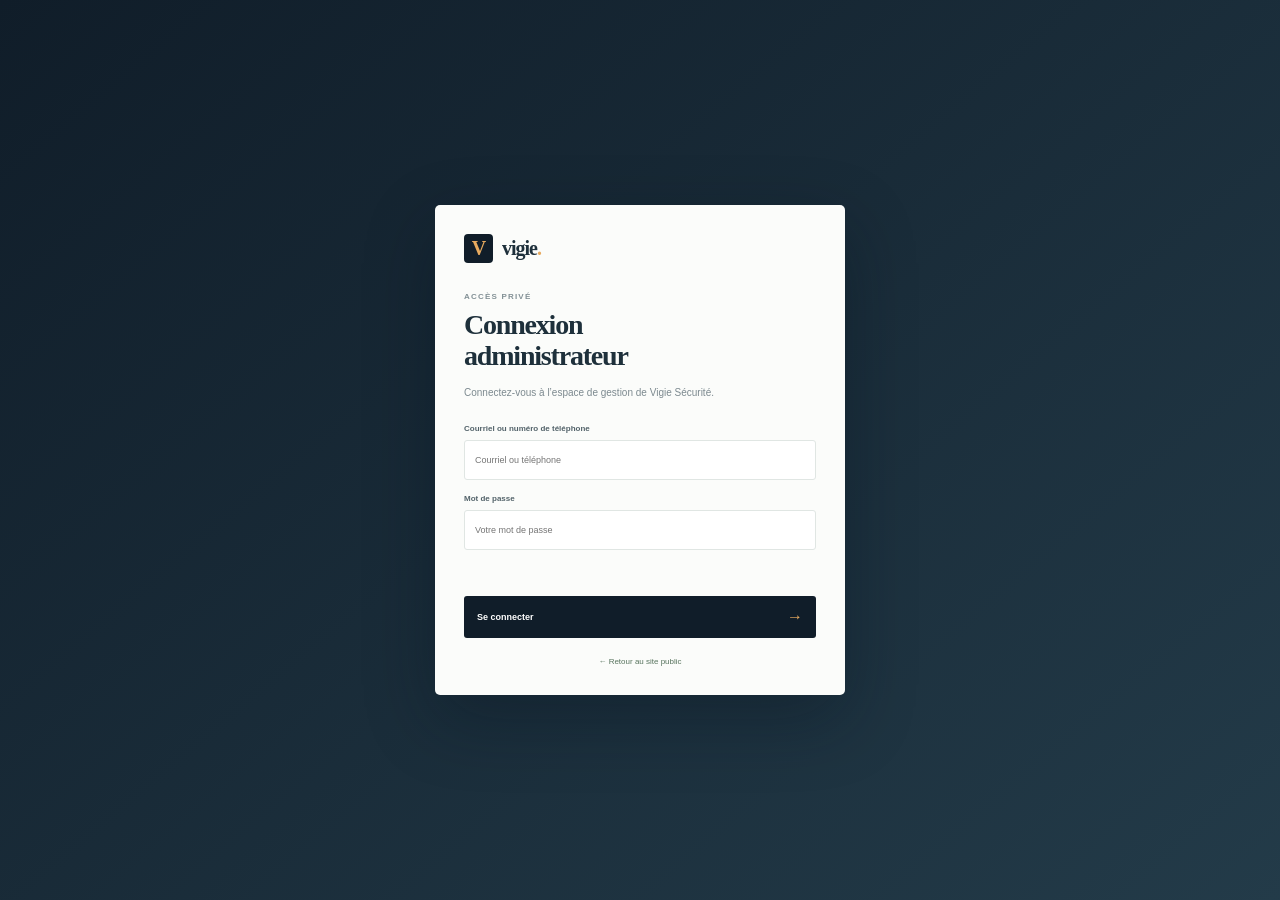
<file: admin-login.html>
<!doctype html>
<html lang="fr"><head><meta charset="utf-8"><meta name="viewport" content="width=device-width, initial-scale=1"><meta name="theme-color" content="#101d29"><title>Vigie — Connexion administrateur</title><link rel="stylesheet" href="admin-access.css"></head>
<body><main class="access-card"><a class="brand" href="index.html"><span class="brand-mark">V</span><span>vigie<span>.</span></span></a><p class="eyebrow">ACCÈS PRIVÉ</p><h1>Connexion<br>administrateur</h1><p class="intro">Connectez-vous à l’espace de gestion de Vigie Sécurité.</p><form id="admin-login-form"><label>Courriel ou numéro de téléphone<input name="identifier" autocomplete="username" required placeholder="Courriel ou téléphone"></label><label>Mot de passe<input name="password" type="password" autocomplete="current-password" minlength="8" required placeholder="Votre mot de passe"></label><p id="message" role="status"></p><button type="submit">Se connecter <span>→</span></button></form><a id="local-admin-setup" class="back-link" href="admin-setup.html?mode=local" hidden>Créer le premier compte administrateur pour le test local →</a><a class="back-link" href="index.html">← Retour au site public</a></main><script src="admin-login.js"></script></body></html>
</file>
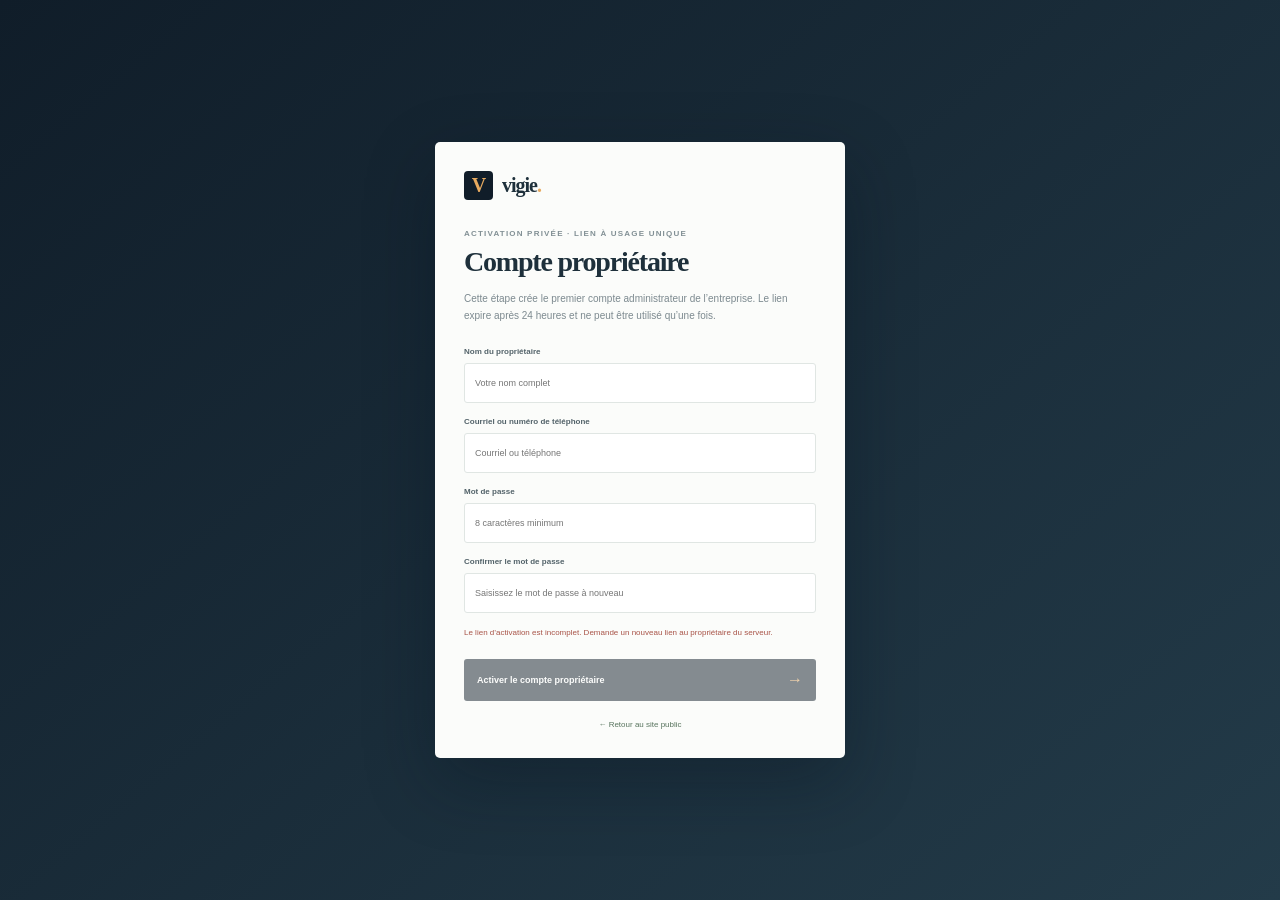
<file: admin-setup.html>
<!doctype html>
<html lang="fr"><head><meta charset="utf-8"><meta name="viewport" content="width=device-width, initial-scale=1"><meta name="theme-color" content="#101d29"><title>Vigie — Activation propriétaire</title><link rel="stylesheet" href="admin-access.css"></head>
<body><main class="access-card"><a class="brand" href="index.html"><span class="brand-mark">V</span><span>vigie<span>.</span></span></a><p class="eyebrow">ACTIVATION PRIVÉE · LIEN À USAGE UNIQUE</p><h1>Compte propriétaire</h1><p class="intro">Cette étape crée le premier compte administrateur de l’entreprise. Le lien expire après 24 heures et ne peut être utilisé qu’une fois.</p><form id="admin-setup-form"><label>Nom du propriétaire<input name="name" autocomplete="name" required minlength="2" placeholder="Votre nom complet"></label><label>Courriel ou numéro de téléphone<input name="identifier" autocomplete="username" required placeholder="Courriel ou téléphone"></label><label>Mot de passe<input name="password" type="password" autocomplete="new-password" minlength="8" required placeholder="8 caractères minimum"></label><label>Confirmer le mot de passe<input name="confirm" type="password" autocomplete="new-password" minlength="8" required placeholder="Saisissez le mot de passe à nouveau"></label><p id="message" role="status"></p><button type="submit">Activer le compte propriétaire <span>→</span></button></form><a class="back-link" href="index.html">← Retour au site public</a></main><script src="admin-setup.js"></script></body></html>
</file>
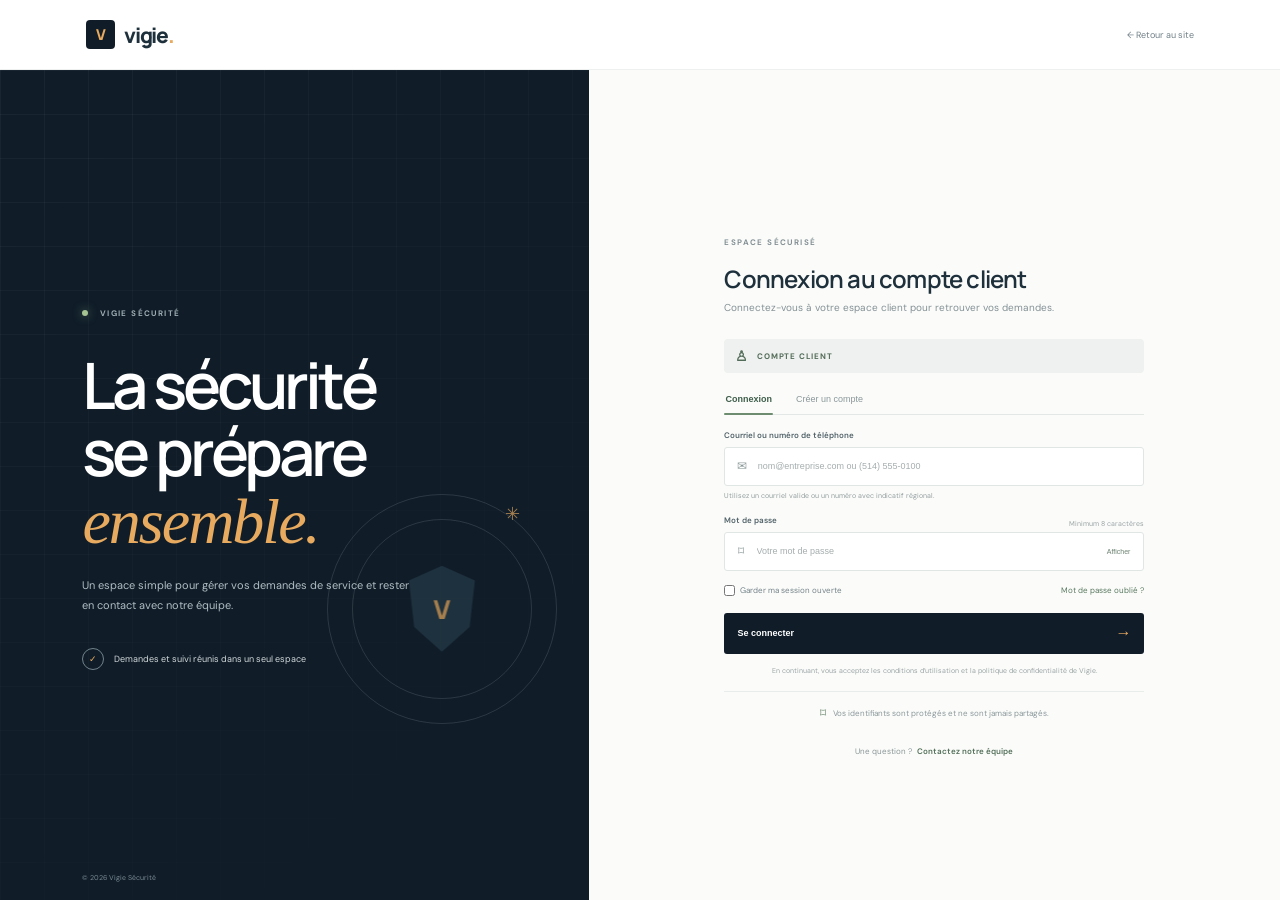
<file: auth.html>
<!doctype html>
<html lang="fr">
<head>
  <meta charset="utf-8">
  <meta name="viewport" content="width=device-width, initial-scale=1">
  <meta name="theme-color" content="#101d29">
  <title>Vigie — Compte client</title>
  <link rel="preconnect" href="https://fonts.googleapis.com">
  <link rel="preconnect" href="https://fonts.gstatic.com" crossorigin>
  <link href="https://fonts.googleapis.com/css2?family=DM+Sans:wght@400;500;600;700&family=Manrope:wght@400;500;600;700;800&display=swap" rel="stylesheet">
  <link rel="stylesheet" href="auth.css">
</head>
<body>
  <header class="auth-header"><a class="brand" href="index.html"><span class="brand-mark">V</span><span>vigie<span>.</span></span></a><a href="index.html" class="back-link">← Retour au site</a></header>
  <main class="auth-layout">
    <section class="auth-aside"><div class="aside-grid"></div><div class="aside-content"><span class="eyebrow"><i></i> VIGIE SÉCURITÉ</span><h1>La sécurité<br>se prépare<br><em>ensemble.</em></h1><p>Un espace simple pour gérer vos demandes de service et rester en contact avec notre équipe.</p><div class="aside-bottom"><span class="aside-check">✓</span><span>Demandes et suivi réunis dans un seul espace</span></div><div class="aside-art"><span class="art-ring ring-a"></span><span class="art-ring ring-b"></span><span class="art-star">✳</span><span class="art-shield">V</span></div></div><small class="aside-copyright">© 2026 Vigie Sécurité</small></section>
    <section class="auth-main"><div class="auth-card"><div class="auth-heading"><span class="eyebrow dark-eyebrow">ESPACE SÉCURISÉ</span><h2 id="page-title">Bienvenue chez Vigie</h2><p id="page-subtitle">Connectez-vous ou créez votre compte pour continuer.</p></div>
      <div class="client-account-label"><span>♙</span> COMPTE CLIENT</div>
      <div class="mode-switch"><button type="button" class="mode-tab selected" data-mode="login">Connexion</button><button type="button" class="mode-tab" data-mode="signup">Créer un compte</button></div>
      <form id="auth-form" novalidate>
        <div class="field-group client-only" hidden><label for="company-name">Nom de l’entreprise</label><input id="company-name" name="company" autocomplete="organization" placeholder="Votre entreprise" minlength="2"></div>
        <div class="field-group"><label for="identifier">Courriel ou numéro de téléphone</label><div class="input-with-icon"><span>✉</span><input id="identifier" name="identifier" type="text" autocomplete="username" placeholder="nom@entreprise.com ou (514) 555-0100" required></div><small class="field-hint">Utilisez un courriel valide ou un numéro avec indicatif régional.</small></div>
        <div class="field-group"><div class="label-line"><label for="password">Mot de passe</label><span id="password-hint">Minimum 8 caractères</span></div><div class="input-with-icon"><span>⌑</span><input id="password" name="password" type="password" autocomplete="current-password" placeholder="Votre mot de passe" minlength="8" required><button type="button" class="show-password" aria-label="Afficher le mot de passe">Afficher</button></div></div>
        <div class="field-group confirm-group" hidden><label for="password-confirm">Confirmer le mot de passe</label><div class="input-with-icon"><span>⌑</span><input id="password-confirm" name="passwordConfirm" type="password" autocomplete="new-password" placeholder="Saisissez-le à nouveau" minlength="8"></div></div>
        <div class="form-options login-only"><label class="remember"><input type="checkbox" name="remember"> <span>Garder ma session ouverte</span></label><a href="#mot-de-passe" id="forgot-link">Mot de passe oublié ?</a></div>
        <p class="form-error" id="form-error" role="alert"></p><p class="form-success" id="form-success" role="status"></p>
        <button class="submit-button" id="submit-button" type="submit">Se connecter <span>→</span></button>
      </form>
      <p class="auth-legal" id="legal-copy">En continuant, vous acceptez les conditions d’utilisation et la politique de confidentialité de Vigie.</p>
      <div class="auth-footnote"><span class="lock-icon">⌑</span> Vos identifiants sont protégés et ne sont jamais partagés.</div>
    </div><div class="support-line">Une question ? <a href="mailto:bonjour@vigie.example">Contactez notre équipe</a></div></section>
  </main>
  <script src="auth.js"></script>
</body>
</html>
</file>
<file: admin-access.css>
:root{--navy:#101d29;--ink:#1e303b;--muted:#7c898f;--amber:#e7aa5f;--line:#e0e6e3}*{box-sizing:border-box}body{margin:0;min-height:100vh;display:grid;place-items:center;padding:24px;background:linear-gradient(140deg,#101d29,#233b49);font-family:'DM Sans',sans-serif;color:var(--ink)}.access-card{width:min(410px,100%);padding:29px;background:#fbfcfa;border-radius:5px;box-shadow:0 24px 70px #07131d55}.brand{display:flex;align-items:center;gap:9px;color:var(--ink);text-decoration:none;font:800 20px Manrope;letter-spacing:-1px}.brand-mark{width:29px;height:29px;display:grid;place-items:center;border-radius:4px;background:var(--navy);color:var(--amber)}.brand>span:last-child>span{color:var(--amber)}.eyebrow{font-size:8px;letter-spacing:1.2px;font-weight:700;color:#829095;margin:29px 0 9px}h1{font:600 28px/1.1 Manrope;letter-spacing:-1.2px;margin:0}.intro{font-size:10px;line-height:1.7;color:var(--muted);margin:12px 0 23px}form label{display:block;font-size:8px;font-weight:600;color:#526269;margin:14px 0}form input{display:block;width:100%;height:40px;margin-top:7px;padding:0 10px;border:1px solid var(--line);border-radius:3px;background:white;color:var(--ink);font-size:9px;outline:none}form input:focus{border-color:#7e9b82;box-shadow:0 0 0 2px #7894781c}form button{display:flex;justify-content:space-between;align-items:center;width:100%;height:42px;margin-top:18px;padding:0 13px;border:0;border-radius:3px;background:var(--navy);color:white;font-size:9px;font-weight:600;cursor:pointer}form button:hover{background:#294453}form button span{color:var(--amber);font-size:16px}form button:disabled{opacity:.5;cursor:not-allowed}#message{min-height:14px;color:#a85347;font-size:8px;line-height:1.5}.back-link{display:block;margin-top:19px;text-align:center;color:#58745e;text-decoration:none;font-size:8px}.back-link:hover{text-decoration:underline}
#local-admin-setup[hidden]{display:none}
</file>
<file: auth.css>
:root{--navy:#101d29;--ink:#1e303b;--muted:#77858b;--amber:#e7aa5f;--paper:#f4f6f5;--line:#e3e8e6;--green:#54725e}*{box-sizing:border-box}body{margin:0;background:#fff;color:var(--ink);font-family:'DM Sans',sans-serif;-webkit-font-smoothing:antialiased}.auth-header{height:70px;display:flex;align-items:center;justify-content:space-between;padding:0 6.7%;border-bottom:1px solid #edf0ef}.brand{display:flex;align-items:center;gap:9px;font:800 21px Manrope;letter-spacing:-1.1px;color:var(--ink);text-decoration:none}.brand-mark{width:29px;height:29px;display:grid;place-items:center;background:var(--navy);color:var(--amber);border-radius:4px;font-size:15px}.brand>span:last-child>span{color:var(--amber)}.back-link{font-size:9px;color:#718087;text-decoration:none}.back-link:hover{color:var(--green)}.auth-layout{display:grid;grid-template-columns:.92fr 1.08fr;min-height:calc(100vh - 70px)}.auth-aside{position:relative;overflow:hidden;background:var(--navy);color:#fff;padding:9% 11%;display:flex;flex-direction:column;justify-content:center}.aside-grid{position:absolute;inset:0;background-image:linear-gradient(#ffffff0a 1px,transparent 1px),linear-gradient(90deg,#ffffff0a 1px,transparent 1px);background-size:44px 44px;mask-image:linear-gradient(135deg,black,transparent 90%)}.aside-content{position:relative;z-index:1}.eyebrow{font-size:8px;letter-spacing:1.4px;font-weight:700;color:#9eacb3}.eyebrow i{display:inline-block;width:6px;height:6px;margin-right:8px;border-radius:50%;background:#a6c492;box-shadow:0 0 10px #a6c49288}.auth-aside h1{font:600 clamp(47px,5vw,69px)/1.04 Manrope;letter-spacing:-4px;margin:31px 0 17px}.auth-aside h1 em{font:italic 500 1em Georgia;color:var(--amber);letter-spacing:-2px}.auth-aside p{max-width:335px;color:#b0bdc2;font-size:11px;line-height:1.8}.aside-bottom{display:flex;align-items:center;gap:10px;margin-top:32px;color:#d1d8d9;font-size:9px}.aside-check{width:22px;height:22px;border:1px solid #71838a;border-radius:50%;display:grid;place-items:center;color:var(--amber)}.aside-art{position:absolute;width:230px;height:230px;right:-27px;bottom:-54px;opacity:.7}.art-ring{position:absolute;inset:0;border:1px solid #ffffff2c;border-radius:50%}.ring-b{inset:25px}.art-shield{position:absolute;left:50%;top:50%;transform:translate(-50%,-50%);width:75px;height:86px;display:grid;place-items:center;clip-path:polygon(50% 0,94% 17%,87% 71%,50% 100%,13% 71%,6% 17%);background:#263b48;color:var(--amber);font:800 26px Manrope}.art-star{position:absolute;top:8px;right:37px;color:var(--amber);font-size:18px}.aside-copyright{position:absolute;left:11%;bottom:18px;color:#798a92;font-size:7px}.auth-main{background:#fbfcfa;display:flex;flex-direction:column;align-items:center;justify-content:center;padding:45px 35px 30px}.auth-card{width:min(420px,100%)}.auth-heading .dark-eyebrow{color:#849095}.auth-heading h2{font:600 24px Manrope;letter-spacing:-.8px;margin:12px 0 6px}.auth-heading>p{margin:0;color:#849095;font-size:10px}.role-switch{display:grid;grid-template-columns:1fr 1fr;gap:7px;margin-top:25px;padding:4px;background:#eef1ef;border-radius:4px}.role-tab{display:flex;align-items:center;justify-content:center;gap:8px;border:0;background:transparent;color:#7b898e;height:34px;border-radius:3px;font-size:9px;cursor:pointer}.role-tab>span{font-size:13px}.role-tab.selected{background:white;color:var(--ink);box-shadow:0 1px 4px #10212d13;font-weight:600}.mode-switch{display:flex;gap:22px;border-bottom:1px solid var(--line);margin-top:21px}.mode-tab{position:relative;border:0;background:none;color:#8a9699;font-size:9px;padding:0 1px 10px;cursor:pointer}.mode-tab.selected{color:#3e5d4a;font-weight:700}.mode-tab.selected:after{content:'';position:absolute;left:0;right:0;height:2px;bottom:-1px;background:#6e8c70;border-radius:2px}.field-group{margin-top:15px}.field-group>label,.label-line label{display:block;color:#526269;font-size:8px;font-weight:600;margin-bottom:7px}.label-line{display:flex;justify-content:space-between;align-items:center}.label-line>span{color:#9aa3a4;font-size:7px}.input-with-icon{height:39px;display:flex;align-items:center;gap:8px;border:1px solid #e0e6e3;background:#fff;border-radius:3px;padding:0 10px;color:#8b9998}.input-with-icon:focus-within{border-color:#7e9b82;box-shadow:0 0 0 2px #7894781c}.input-with-icon>span{width:13px;text-align:center;font-size:12px}.input-with-icon input{width:100%;height:100%;border:0;outline:0;background:transparent;color:var(--ink);font-size:9px;min-width:0}.input-with-icon input::placeholder{color:#a5adae}.field-hint{display:block;font-size:7px;color:#939d9e;margin-top:5px}.show-password{white-space:nowrap;border:0;background:none;color:#6d8272;font-size:7px;cursor:pointer;padding:3px}.form-options{display:flex;justify-content:space-between;align-items:center;margin:14px 0 17px;font-size:8px}.remember{display:flex;align-items:center;gap:5px;color:#758288}.remember input{accent-color:#58765e;width:11px;height:11px;margin:0}.form-options a{color:#5a785f;text-decoration:none}.submit-button{width:100%;height:41px;padding:0 13px;display:flex;align-items:center;justify-content:space-between;background:var(--navy);border:0;border-radius:3px;color:white;font-size:9px;font-weight:600;cursor:pointer}.submit-button:hover{background:#273f4c}.submit-button span{color:var(--amber);font-size:16px;font-weight:400}.auth-legal{text-align:center;color:#9aa3a4;font-size:7px;line-height:1.6;margin:11px 0 0}.auth-footnote{display:flex;align-items:center;justify-content:center;gap:7px;border-top:1px solid #e8ecea;padding-top:13px;margin-top:15px;color:#8b979a;font-size:8px}.lock-icon{font-size:12px;color:#6c866e}.support-line{margin-top:25px;font-size:8px;color:#8a9597}.support-line a{color:#536f59;font-weight:600;text-decoration:none;margin-left:3px}.form-error,.form-success{font-size:8px;line-height:1.5;margin:8px 0 0}.form-error{color:#a85347}.form-success{color:#55785e}.admin-notice{background:#f0f3ed;border-left:2px solid var(--amber);padding:9px 10px;margin:12px 0 3px;font-size:8px;color:#68776b;line-height:1.5}.auth-card [hidden]{display:none!important}@media(min-width:1250px){.auth-aside{padding-left:14%;padding-right:10%}.aside-copyright{left:14%}}@media(max-width:760px){.auth-header{height:60px;padding:0 5%}.auth-layout{display:block;min-height:calc(100vh - 60px)}.auth-aside{padding:34px 7% 26px;min-height:260px}.auth-aside h1{font-size:42px;letter-spacing:-2.5px;margin:17px 0 8px}.auth-aside p{font-size:9px;max-width:290px;margin:0}.aside-bottom{margin-top:14px;font-size:8px}.aside-art{width:155px;height:155px;right:-26px;bottom:-49px}.ring-b{inset:17px}.art-shield{width:54px;height:63px;font-size:20px}.aside-copyright{display:none}.auth-main{padding:32px 20px 22px}.auth-card{max-width:420px}.support-line{margin-top:20px}}@media(max-width:390px){.auth-aside{min-height:238px}.auth-aside h1{font-size:36px}.auth-main{padding:25px 16px}.role-tab{font-size:8px}.mode-switch{margin-top:17px}.field-group{margin-top:13px}}
.client-account-label{display:flex;align-items:center;gap:8px;height:34px;margin-top:25px;padding:0 11px;background:#eef1ef;border-radius:4px;color:#536c59;font-size:8px;font-weight:700;letter-spacing:.8px}.client-account-label span{font-size:14px}
</file>
